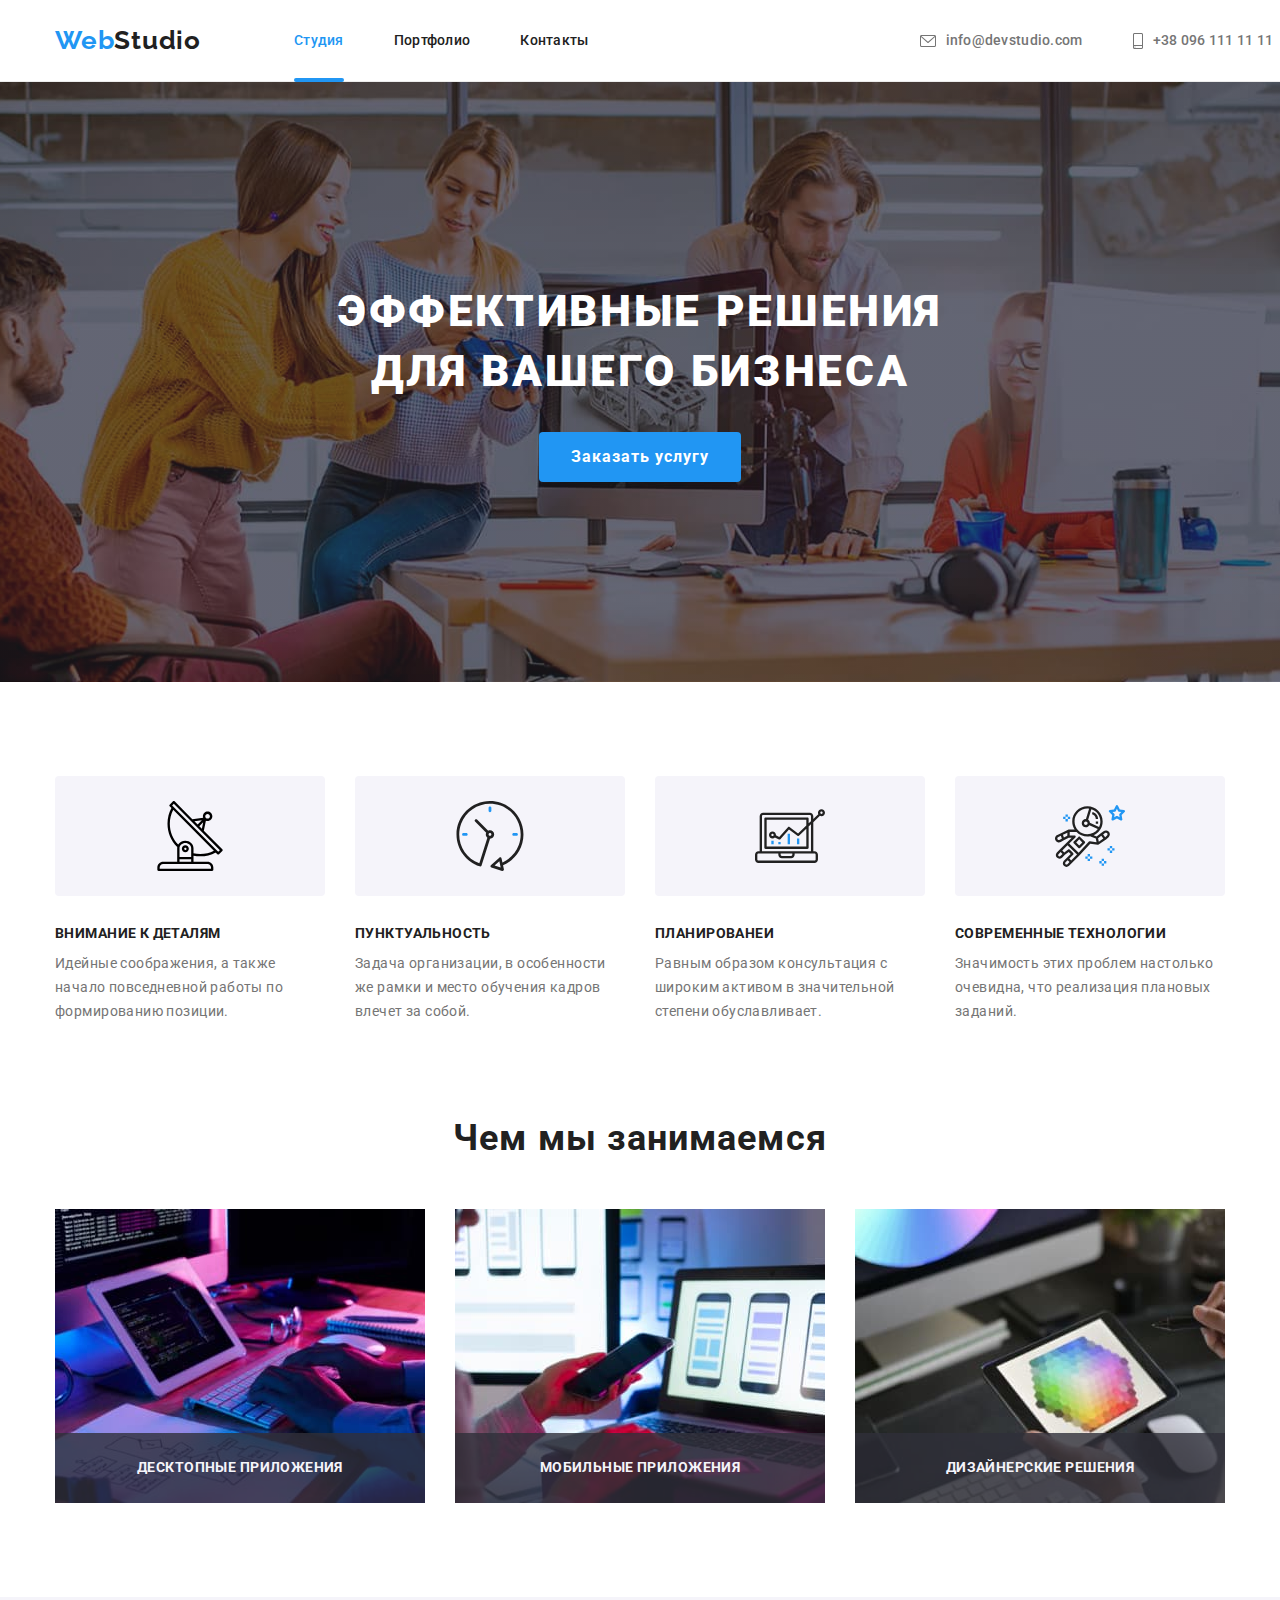
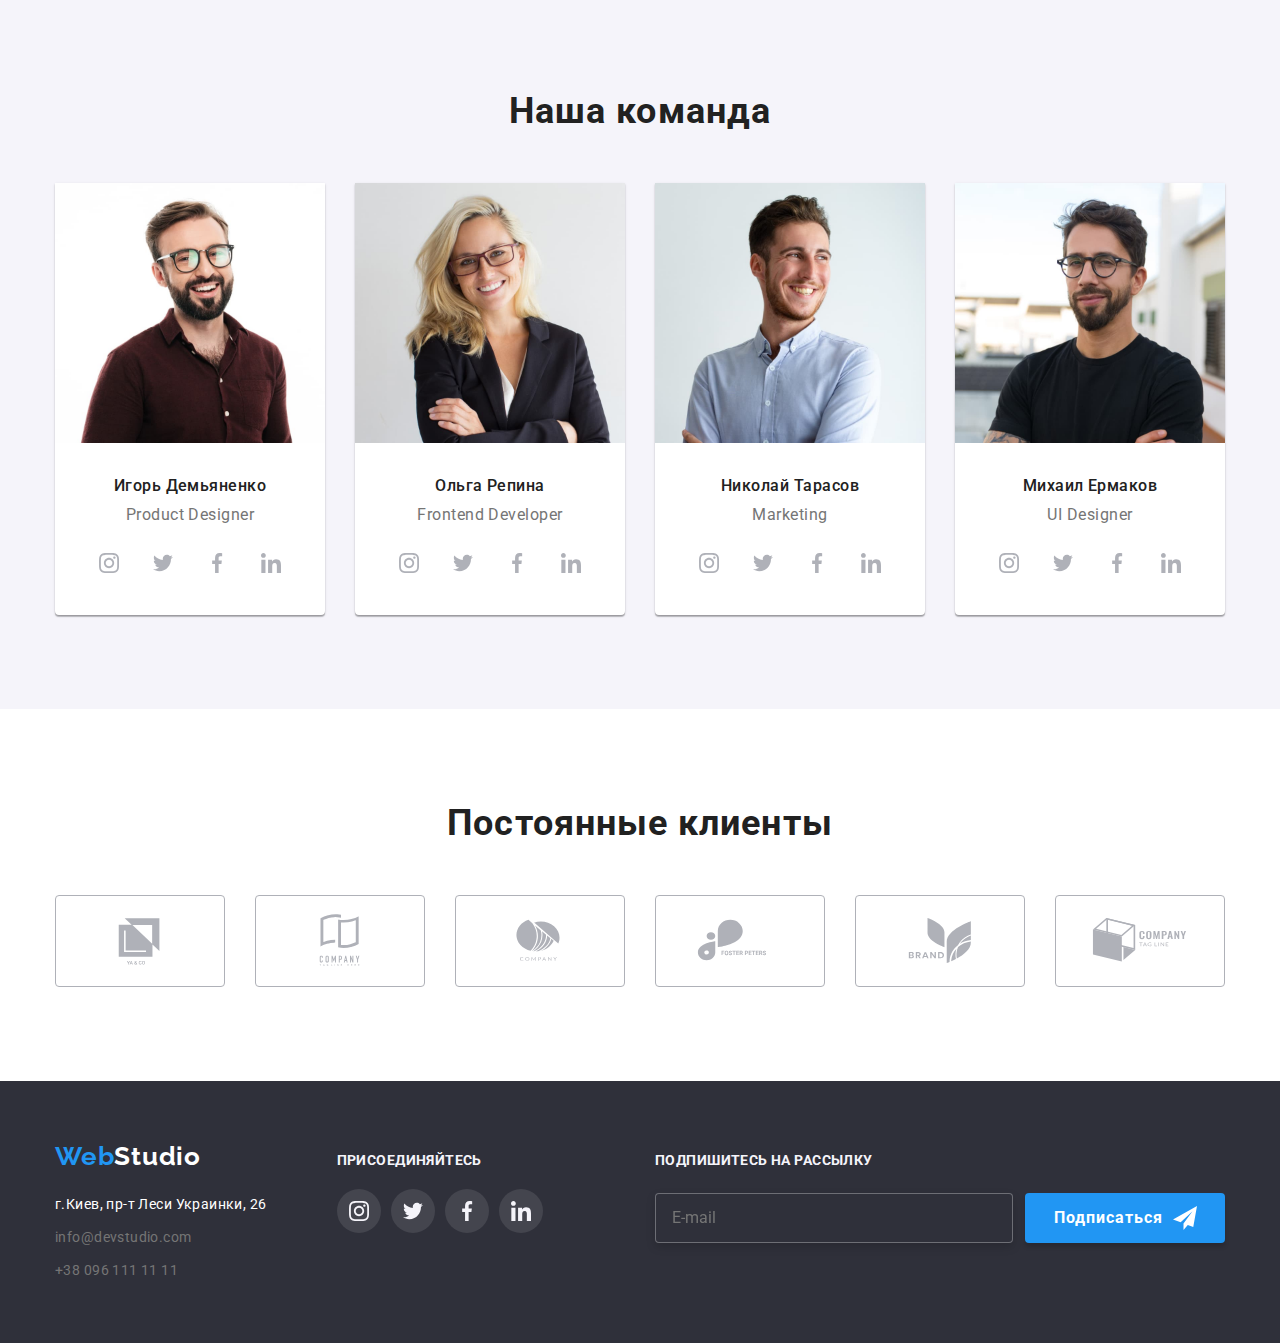
<file: index.html>
<!DOCTYPE html>
<html lang="en">

<head>
    <meta charset="UTF-8">
    <meta http-equiv="X-UA-Compatible" content="IE=edge">
    <meta name="viewport" content="width=device-width, initial-scale=1.0">
    <title>Document</title>
    <link rel="preconnect" href="https://fonts.googleapis.com">
    <link rel="preconnect" href="https://fonts.gstatic.com" crossorigin>
    <link href="https://fonts.googleapis.com/css2?family=Raleway:wght@700&family=Roboto:wght@400;500;700;900&display=swap"
        rel="stylesheet">
    <link rel="stylesheet" href=" https://cdnjs.cloudflare.com/ajax/libs/modern-normalize/1.1.0/modern-normalize.min.css">
    <link rel="stylesheet" href="./css/main.min.css">
</head>

<body class="body-list">
    <header class="header-list">
        <div class="container nav">
        <a href="index.html" class="logo"><span class="acent-logo">Web</span>Studio</a>
        <nav class="nav-page">
            <ul class="site-nav">
                <li class="nav-page__item"><a class="nav-page__link nav-page__link--current" href="index.html">Студия</a></li>
                <li class="nav-page__item"><a class="nav-page__link " href="./portfolio.html">Портфолио</a>
                </li>
                <li class="nav-page__item"><a class="nav-page__link" href="#">Контакты</a></li>
            </ul>
        </nav>
       
        <ul class="auth-nav">
           <li class="auth-nav__item"><a class="auth-nav__link" href="mailto:info@devstudio.com">
                <svg class="auth-nav__icon" width="16" height="12" viewBox="0 0 16 12" xmlns="http://www.w3.org/2000/svg">
                <path 
                    d="M14.5 0H1.50001C0.672854 0 0 0.672853 0 1.50001V10.5C0 11.3271 0.672854 12 1.50001 12H14.5C15.3271 12 16 11.3271 16 10.5V1.50001C16 0.672853 15.3271 0 14.5 0ZM14.5 0.999994C14.5679 0.999994 14.6325 1.01409 14.6916 1.0387L8 6.83838L1.30833 1.0387C1.36742 1.01412 1.43204 0.999994 1.49998 0.999994H14.5ZM14.5 11H1.50001C1.22414 11 0.999996 10.7759 0.999996 10.5V2.09521L7.67236 7.87792C7.76661 7.95944 7.8833 7.99999 8 7.99999C8.1167 7.99999 8.23339 7.95948 8.32764 7.87792L15 2.09521V10.5C15 10.7759 14.7759 11 14.5 11Z"
                     />
            </svg>info@devstudio.com</a>
              </li>

            <li class="auth-nav__item"><a class="auth-nav__link" href="tel:380961111111">
                <svg class="auth-nav__icon" width="10" height="16" viewBox="0 0 10 16"  xmlns="http://www.w3.org/2000/svg">
                <path
                    d="M8.5 0H1.5C0.672848 0 0 0.672848 0 1.5V14.5C0 15.3272 0.672848 16 1.5 16H8.5C9.32715 16 10 15.3272 10 14.5V1.5C10 0.672848 9.32715 0 8.5 0ZM1.5 1H8.5C8.77588 1 9 1.22412 9 1.5V12H1V1.5C1 1.22412 1.22412 1 1.5 1ZM8.5 15H1.5C1.22412 15 1 14.7759 1 14.5V13H9V14.5C9 14.7759 8.77588 15 8.5 15Z"
                    />
                <path
                    d="M2.35355 13.7389C2.54882 13.9213 2.54882 14.2169 2.35355 14.3992C2.15828 14.5816 1.84172 14.5816 1.64645 14.3992C1.45118 14.2169 1.45118 13.9213 1.64645 13.7389C1.84172 13.5566 2.15828 13.5566 2.35355 13.7389Z"
                    />
            </svg>+38 096 111 11 11</a></li>
        </ul>
        </div>
    </header>
    <main>

        <section class="hero">
           
                
            <div class="container">
            <h1 class="hero__text">Эффективные решения <br> для вашего бизнеса</h1>
            <button type="button" class="hero__btn" data-modal-open>Заказать услугу</button>
            
            </div>
            

        </section>

        <section class="section benefits">
            <div class="container benefits">
            <h2 class="text-visually-hidden"> Наши приемущества</h2>
            <ul class="list-benefits">
                <li class="list-benefits__items">
                    <div class="icon-benefits">
                        <svg width="70" height="70">
                         <use class="icon" href="./images/symbol-defs.svg#icon-antenna"></use>
                        </svg>
                    </div>
                    <h3 class="list-benefits__subject">ВНИМАНИЕ К ДЕТАЛЯМ</h3>
                    <p class="list-benefits__subtitle">Идейные соображения, а также начало повседневной работы по формированию позиции.
                    </p>
                </li>
                <li class="list-benefits__items">
                    <div class="icon-benefits">
                        <svg width="70" height="70">
                            <use class="icon" href="./images/symbol-defs.svg#icon-clock"></use>
                        </svg>
                    </div>
                   <h3 class="list-benefits__subject">ПУНКТУАЛЬНОСТЬ</h3>
                    <p class="list-benefits__subtitle">Задача организации, в особенности же рамки и место обучения кадров влечет за
                        собой.</p>
                </li>
                <li class="list-benefits__items">
                    <div class="icon-benefits">
                        <svg width="70" height="70">
                            <use class="icon" href="./images/symbol-defs.svg#icon-diagram"></use>
                        </svg>
                    </div>
                    <h3 class="list-benefits__subject">ПЛАНИРОВАНЕИ</h3>
                    <p class="list-benefits__subtitle">Равным образом консультация с широким активом в значительной степени
                        обуславливает. </p>
                </li>
                <li class="list-benefits__items">
                    <div class="icon-benefits">
                        <svg width="70" height="70">
                            <use class="icon" href="./images/symbol-defs.svg#icon-astronaut"></use>
                        </svg>
                    </div>
                    <h3 class="list-benefits__subject">СОВРЕМЕННЫЕ ТЕХНОЛОГИИ</h3>
                    <p class="list-benefits__subtitle">Значимость этих проблем настолько очевидна, что реализация плановых заданий.
                    </p>
                </li>
            </ul>
            </div>
        </section>
        <section class="section paint">
            <div class="container">
            <h2 class="text-section">Чем мы занимаемся</h2>
            <ul class="list-img">
                <li class="list-img__items"><img class="list-img__img" src="./image/img1.jpg"alt=" клавиатура , руки , планшет , монитор,ручка ,тетрадь,комьютерная мышь , лист "width="370"><p class="list-img__over">Десктопные приложения</p> </li>
                <li class="list-img__items"><img class="list-img__img" src="./image/img2.jpg" alt=" , руки , телефон, " width="370"> <p class="list-img__over">Мобильные приложения</p></li>
                <li class="list-img__items"><img class="list-img__img" src="./image/img3.jpg" alt=" мышь, планшет с палитрой  , руки , телефон" width="370"><p class="list-img__over">Дизайнерские решения</p></li>
            </ul>
            </div>
           
        </section>



        <section class="section background">
            
            <div class="container">
            <h2 class="text-section">Наша команда</h2>
            <ul class="list-team list-team--display">
                <li class="list-team__items">
                    <img src="./image/img4.jpg" alt="avatar" width="270">
                    <div class="card-team">
                    <h3 class="card-team__name">Игорь Демьяненко</h3>
                    <p class="card-team__descripion">Product Designer</p>
                    <ul class="socials-team">
                        <li class="social-team__link">
                            <a class="social-team__item" href="" target="_blank" rel="noopener noreferrer">
                                <svg class="social-icon" width="20" height="20">
                                    <use href="./images/symbol-defs.svg#icon-instagram"></use>
                                </svg>
                            </a>
                        </li>
                       <li class="social-team__link">
                           <a class="social-team__item"  href="" target="_blank" rel="noopener noreferrer">
                            <svg class="social-icon" width="20" height="20">
                                <use href="./images/symbol-defs.svg#icon-twitter"></use>
                            </svg>   
                           </a>
                       </li>
                    <li class="social-team__link">
                        <a class="social-team__item" href="" target="_blank" rel="noopener noreferrer">
                            <svg class="social-icon" width="20" height="20">
                                <use href="./images/symbol-defs.svg#icon-facebook"></use>
                            </svg>
                        </a>
                    </li>
                    <li class="social-team__link">
                        <a class="social-team__item" href="" target="_blank" rel="noopener noreferrer">
                            <svg class="social-icon" width="20" height="20">
                                <use href="./images/symbol-defs.svg#icon-linkedin">
                    
                                </use>
                            </svg>
                        </a>
                    </li>
                    </ul>
                    </div>
                   
                </li>
                <li class="list-team__items">
                    <img src="./image/img5.jpg" alt="avatar" width="270">
                    <div class="card-team">
                    <h3 class="card-team__name">Ольга Репина</h3>
                    <p class="card-team__descripion">Frontend Developer</p>
                    <ul class="socials-team">
                        <li class="social-team__link">
                            <a class="social-team__item" href="" target="_blank" rel="noopener noreferrer">
                                <svg class="social-icon" width="20" height="20">
                                    <use href="./images/symbol-defs.svg#icon-instagram"></use>
                                </svg>
                            </a>
                        </li>
                        <li class="social-team__link">
                            <a class="social-team__item" href="" target="_blank" rel="noopener noreferrer">
                                <svg class="social-icon" width="20" height="20">
                                    <use href="./images/symbol-defs.svg#icon-twitter"></use>
                                </svg>
                            </a>
                        </li>
                        <li class="social-team__link">
                            <a class="social-team__item" href="" target="_blank" rel="noopener noreferrer">
                                <svg class="social-icon" width="20" height="20">
                                    <use href="./images/symbol-defs.svg#icon-facebook"></use>
                                </svg>
                            </a>
                        </li>
                        <li class="social-team__link">
                            <a class="social-team__item" href="" target="_blank" rel="noopener noreferrer">
                                <svg class="social-icon" width="20" height="20">
                                    <use href="./images/symbol-defs.svg#icon-linkedin">
                    
                                    </use>
                                </svg>
                            </a>
                        </li>
                    </ul>
                    </div>
                </li>
                <li class="list-team__items">
                    <img src="./image/img6.jpg" alt="avatar" width="270">
                    <div class="card-team">
                    <h3 class="card-team__name">Николай Тарасов</h3>
                    <p class="card-team__descripion">Marketing</p>
                    <ul class="socials-team">
                        <li class="social-team__link">
                            <a class="social-team__item" href="" target="_blank" rel="noopener noreferrer">
                                <svg class="social-icon" width="20" height="20">
                                    <use href="./images/symbol-defs.svg#icon-instagram"></use>
                                </svg>
                            </a>
                        </li>
                        <li class="social-team__link">
                            <a class="social-team__item" href="" target="_blank" rel="noopener noreferrer">
                                <svg class="social-icon" width="20" height="20">
                                    <use href="./images/symbol-defs.svg#icon-twitter"></use>
                                </svg>
                            </a>
                        </li>
                        <li class="social-team__link">
                            <a class="social-team__item" href="" target="_blank" rel="noopener noreferrer">
                                <svg class="social-icon" width="20" height="20">
                                    <use href="./images/symbol-defs.svg#icon-facebook"></use>
                                </svg>
                            </a>
                        </li>
                        <li class="social-team__link">
                            <a class="social-team__item" href="" target="_blank" rel="noopener noreferrer">
                                <svg class="social-icon" width="20" height="20">
                                    <use href="./images/symbol-defs.svg#icon-linkedin">
                    
                                    </use>
                                </svg>
                            </a>
                        </li>
                    </ul>
                    </div>
                </li>
                <li class="list-team__items">
                    <img src="./image/img7.jpg" alt="avatar" width="270">
                    <div class="card-team">
                    <h3 class="card-team__name">Михаил Ермаков</h3>
                    <p class="card-team__descripion">UI Designer</p>
                    <ul class="socials-team">
                        <li class="social-team__link">
                            <a class="social-team__item" href="" target="_blank" rel="noopener noreferrer">
                                <svg class="social-icon" width="20" height="20">
                                    <use href="./images/symbol-defs.svg#icon-instagram"></use>
                                </svg>
                            </a>
                        </li>
                        <li class="social-team__link">
                            <a class="social-team__item" href="" target="_blank" rel="noopener noreferrer">
                                <svg class="social-icon" width="20" height="20">
                                    <use href="./images/symbol-defs.svg#icon-twitter"></use>
                                </svg>
                            </a>
                        </li>
                        <li class="social-team__link">
                            <a class="social-team__item" href="" target="_blank" rel="noopener noreferrer">
                                <svg class="social-icon" width="20" height="20">
                                    <use href="./images/symbol-defs.svg#icon-facebook"></use>
                                </svg>
                            </a>
                        </li>
                        <li class="social-team__link">
                            <a class="social-team__item" href="" target="_blank" rel="noopener noreferrer">
                                <svg class="social-icon" width="20" height="20">
                                    <use href="./images/symbol-defs.svg#icon-linkedin">
                    
                                    </use>
                                </svg>
                            </a>
                        </li>
                    </ul>
                    </div>
                </li>
            </ul>
            </div>
        </section>
        <section class="section">
         <div class="container rot">
         <h2 class="text-section">Постоянные клиенты</h2>
         <ul class="list-clients list-clients--display">
         <li class="list-clients__item">
             <a class="list-clients__link" href="company">
              <svg class="icon" width="106" height="60"> 
                 <use  href="./images/symbol-defs.svg#icon-Logo1"></use>
             </svg>
            </a>
         </li>
         <li class="list-clients__item">
             <a class="list-clients__link"  href="company">
                 <svg width="106" height="60">
                     <use href="./images/symbol-defs.svg#icon-Logo2"></use>
                 </svg>
                 </a>
         </li>
         <li class="list-clients__item"><a class="list-clients__link" href="company">
             <svg width="106" height="60">
                 <use href="./images/symbol-defs.svg#icon-Logo3"></use>
             </svg>
         </a></li>
         <li class="list-clients__item"><a class="list-clients__link" href="company">
             <svg width="106" height="60">
                 <use href="./images/symbol-defs.svg#icon-Logo4"></use>
             </svg>
         </a></li>
         <li class="list-clients__item"><a class="list-clients__link" href="company">
             <svg width="106" height="60">
                 <use href="./images/symbol-defs.svg#icon-Logo5"></use>
             </svg>
         </a></li>
         <li class="list-clients__item"><a class="list-clients__link" href="company">
             <svg width="106" height="60">
                 <use href="./images/symbol-defs.svg#icon-Logo6"></use>
             </svg>
         </a></li>
        </ul>
        </div>
        </section>
    </main>
    <footer class="footer">
        <div class="container fot ">
            <div class="search">
            <a href="index.html" class="logo logo-footer"><span class="acent-logo">Web</span>Studio</a>
            <address class="address">
                
                <ul class="footer-list">
                    <li class="link-footer map"> <a class="contact"
                            href="https://www.google.com/maps/place/%D0%B1%D1%83%D0%BB%D1%8C%D0%B2%D0%B0%D1%80+%D0%9B%D0%B5%D1%81%D1%96+%D0%A3%D0%BA%D1%80%D0%B0%D1%97%D0%BD%D0%BA%D0%B8,+26,+%D0%9A%D0%B8%D1%97%D0%B2,+02000/@50.4265807,30.5361971,17z/data=!3m1!4b1!4m5!3m4!1s0x40d4cf0e033ecbe9:0x57a4dffefec77da0!8m2!3d50.4265807!4d30.5383858"><span>г.Киев,
                                пр-т Леси Украинки, 26</span></a></li>
                    <li class="link-footer"><a class="contact" href="mailto:info@devstudio.com">info@devstudio.com</a>
                    </li>
                    <li class="link-footer"><a class="contact" href="tel:380961111111">+38 096 111 11 11</a></li>
                </ul>
            </address>
            </div>
            <div class="footer-ico">
                <h2 class="folow">Присоединяйтесь</h2>
                <ul class="list-icon ">
            
                    <li class="follow-item">
                        <a class="follow-link" href="" target="_blank" rel="noopener noreferrer">
                            <svg class="footer-icon" width="20" height="20">
                                <use href="./images/symbol-defs.svg#icon-instagram">
            
                                </use>
                            </svg>
                        </a>
                    </li>
                    <li class="follow-item">
                        <a class="follow-link" href="" target="_blank" rel="noopener noreferrer">
                            <svg class="footer-icon" width="20" height="20">
                                <use href="./images/symbol-defs.svg#icon-twitter">
            
                                </use>
                            </svg>
                        </a>
                    </li>
                    <li class="follow-item">
                        <a class="follow-link" href="" target="_blank" rel="noopener noreferrer">
                            <svg class="footer-icon" width="20" height="20">
                                <use href="./images/symbol-defs.svg#icon-facebook">
            
                                </use>
                            </svg>
                        </a>
                    </li>
                    <li class="follow-item">
                        <a class="follow-link" href="" target="_blank" rel="noopener noreferrer">
                            <svg class="footer-icon" width="20" height="20">
                                <use href="./images/symbol-defs.svg#icon-linkedin">
            
                                </use>
                            </svg>
                        </a>
                    </li>
                </ul>
            </div>
        <div class="subscription">
        
            <p class="text-folow">Подпишитесь на рассылку</p>
            <form class="folow-input-button">
                <input class="text-email" type="email" placeholder="E-mail" required="">
                <button class="button-folow" type="submit"> Подписаться
                    <svg class="icon-send" height="24px" width="24px">
                        <use href="./images/symbol-defs.svg#icon-send"></use>
                    </svg>
                </button>
        
            </form>
        
        </div>
        
    </footer>
    <div class="backdrop  is-hidden" data-modal>
        <div class="modal">
            <form> 
            <h2 class="modal-text">Оставьте свои данные, мы вам перезвоним</h2>
            <div class="form-field">
             <label for="name" class="form-label">Имя</label>
             <input type="name" text="name" id="name" class="form-input" required="">
             <svg width="12" height="12" class="icon input1" >
                <use href="./images/symbol-defs.svg#icon-name"></use>
             </svg>
             </div>
            <div class="form-field">
              <label for="tel"  class="form-label">Телефон</label>
              <input type="tel" name="tel" id="tel" class="form-input" required="">
              <svg width="13" height="13" class="icon input2" >
                <use href="./images/symbol-defs.svg#icon-tel"></use>
              </svg>
             </div>
            <div class="form-field">
                <label for="email"  class="form-label">Почта</label>
                <input type="email" name="email" id="email" class="form-input" required="">
                <svg width="15" height="12" class="icon input3">
                    <use   href="./images/symbol-defs.svg#icon-mail"></use>
                </svg>
            </div>
            <div class="form-field bottom">
                <label for="comment" class="form-label">Коментарий</label>
                <textarea class="commet" name="comment" placeholder="Введите текст" id="coment" rows="10">
                            </textarea>
            </div>
            <label class="radio">
                <input class="visually-hidden chechbox" type="checkbox" required="">
                <svg class="modal-check" width="11" height="8">
                    <use></use>
                </svg>
                <span class="label-checkbox">
                    Соглашаюсь с рассылкой и принимаю
                    <a href class="modal-link">Условия договора</a>
                </span>
            </label>
            <button class="button-modal" type="submit">Отправить</button>
            </form>
            <button class="modal-close" data-modal-close><svg class="icon-close" width="11" height="11">
                    <use href="./images/symbol-defs.svg#icon-close"></use>
                </svg></button>
    </div>
    <script src="./js/modal.js"></script>
</body>

</html>
</file>
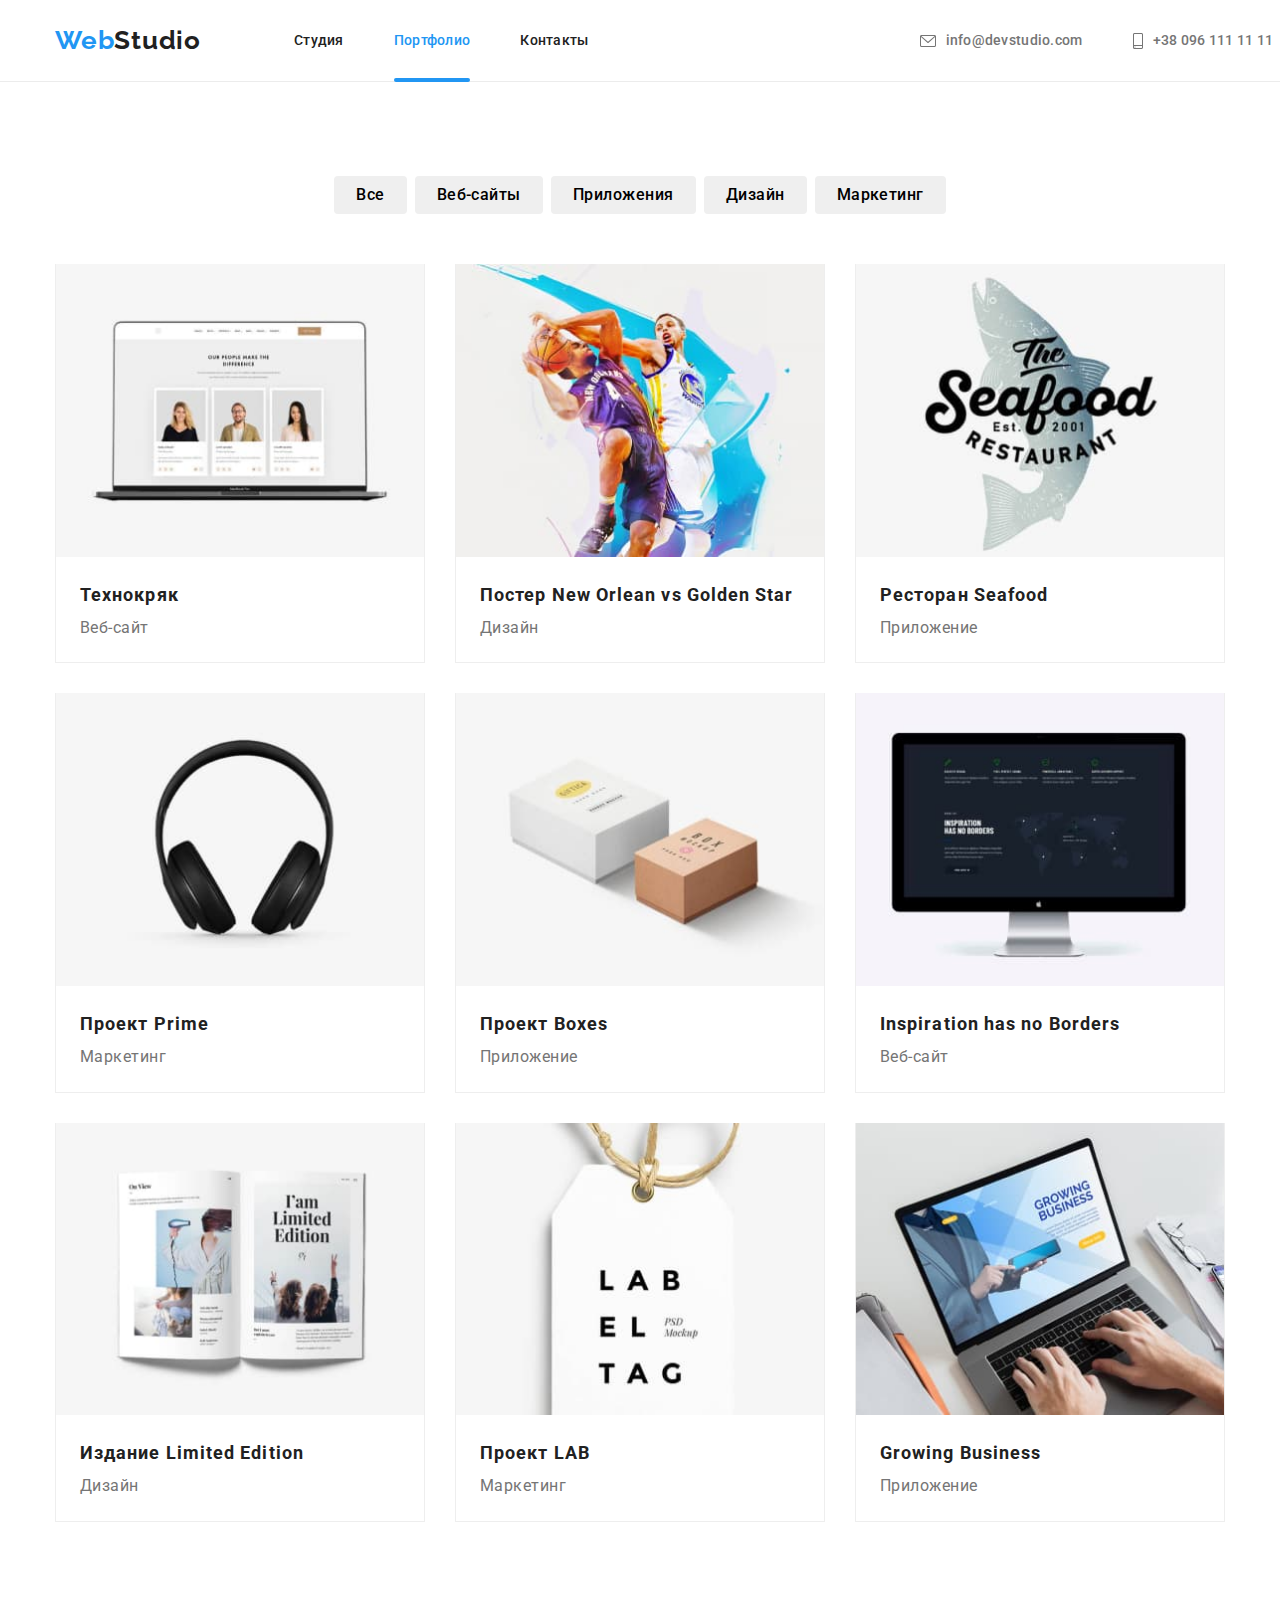
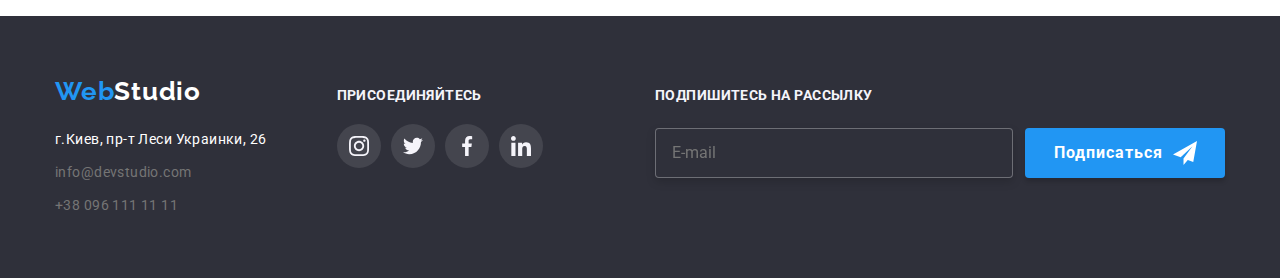
<file: portfolio.html>
<!DOCTYPE html>
<html lang="en">

<head>
    <meta charset="UTF-8">
    <meta http-equiv="X-UA-Compatible" content="IE=edge">
    <meta name="viewport" content="width=device-width, initial-scale=1.0">
    <title>Document</title>

<link rel="preconnect" href="https://fonts.googleapis.com">
<link rel="preconnect" href="https://fonts.gstatic.com" crossorigin>
<link href="https://fonts.googleapis.com/css2?family=Raleway:wght@700&family=Roboto:wght@400;500;700;900&display=swap"
    rel="stylesheet">
<link rel="stylesheet" href=" https://cdnjs.cloudflare.com/ajax/libs/modern-normalize/1.1.0/modern-normalize.min.css">
<link rel="stylesheet" href="./css/main.min.css">
</head>

<body class="body-list">
    <header class="header-list">
        <div class="container nav">
            <a href="index.html" class="logo"><span class="acent-logo">Web</span>Studio</a>
            <nav class="nav-page">
            <ul class="site-nav nav">
                <li class="nav-page__item"><a class="nav-page__link" href="index.html">Студия</a></li>
                <li class="nav-page__item"><a class="nav-page__link nav-page__link--current" href="./portfolio.html">Портфолио</a></li>
                <li class="nav-page__item"><a class="nav-page__link" href="#">Контакты</a></li>
            </ul>
            </nav> 
        <ul class="auth-nav">
            <li class="auth-nav__item"><a class="auth-nav__link" href="mailto:info@devstudio.com">
                    <svg class="auth-nav__icon" width="16" height="12" viewBox="0 0 16 12" xmlns="http://www.w3.org/2000/svg">
                        <path
                            d="M14.5 0H1.50001C0.672854 0 0 0.672853 0 1.50001V10.5C0 11.3271 0.672854 12 1.50001 12H14.5C15.3271 12 16 11.3271 16 10.5V1.50001C16 0.672853 15.3271 0 14.5 0ZM14.5 0.999994C14.5679 0.999994 14.6325 1.01409 14.6916 1.0387L8 6.83838L1.30833 1.0387C1.36742 1.01412 1.43204 0.999994 1.49998 0.999994H14.5ZM14.5 11H1.50001C1.22414 11 0.999996 10.7759 0.999996 10.5V2.09521L7.67236 7.87792C7.76661 7.95944 7.8833 7.99999 8 7.99999C8.1167 7.99999 8.23339 7.95948 8.32764 7.87792L15 2.09521V10.5C15 10.7759 14.7759 11 14.5 11Z" />
                    </svg>info@devstudio.com</a>
            </li>
        
            <li class="auth-nav__item"><a class="auth-nav__link" href="tel:380961111111">
                    <svg class="auth-nav__icon" width="10" height="16" viewBox="0 0 10 16" xmlns="http://www.w3.org/2000/svg">
                        <path
                            d="M8.5 0H1.5C0.672848 0 0 0.672848 0 1.5V14.5C0 15.3272 0.672848 16 1.5 16H8.5C9.32715 16 10 15.3272 10 14.5V1.5C10 0.672848 9.32715 0 8.5 0ZM1.5 1H8.5C8.77588 1 9 1.22412 9 1.5V12H1V1.5C1 1.22412 1.22412 1 1.5 1ZM8.5 15H1.5C1.22412 15 1 14.7759 1 14.5V13H9V14.5C9 14.7759 8.77588 15 8.5 15Z" />
                        <path
                            d="M2.35355 13.7389C2.54882 13.9213 2.54882 14.2169 2.35355 14.3992C2.15828 14.5816 1.84172 14.5816 1.64645 14.3992C1.45118 14.2169 1.45118 13.9213 1.64645 13.7389C1.84172 13.5566 2.15828 13.5566 2.35355 13.7389Z" />
                    </svg>+38 096 111 11 11</a></li>
        </ul>
        </div>
    </header>
    <main class="main">

        <section class="section">
            <div class="container">
            <h1 class="text-visually-hidden">Фильтр</h1>
            <!--Controls buttoms-->
            <ul class="list-btn">
                <li class="list-btn__item"><button class="list-btn__btn" type="button">Все</button></li>
                <li class="list-btn__item"><button class="list-btn__btn" type="button">Веб-сайты</button></li>
                <li class="list-btn__item"><button class="list-btn__btn" type="button">Приложения</button></li>
                <li class="list-btn__item"><button class="list-btn__btn" type="button">Дизайн</button></li>
                <li class="list-btn__item"><button class="list-btn__btn" type="button">Маркетинг</button></li>
            </ul>

            <h2 class="text-visually-hidden">Сортировочное окно</h2>
            <ul class="list-menu">
                <li class="list-menu__item">
                    <a class="list-menu__link" href="" >
                    <div class="action"><img class="action__img" src="./image/computer.jpg" alt="Компьютер" wight="370">
                    <div class="list-menu__overlay">
                        <p class="list-menu__excerpt">
                            Ресурс предлагает комплексные предложения с разным уровнем функционала и сервисов. Все это позволит посетителю
                            получить
                            исчерпывающие сведения <br>о компании или частном лице.
                        </p>
                    </div>
                    
                    </div>
                    
                    <div class="card-meta">
                    <h2 class="card-meta__headline">Технокряк</h2>
                    <p class="card-meta__desc">Веб-сайт</p>
                    </div>
                    </a>
                </li>
                <li class="list-menu__item">
                    <a class="list-menu__link" href="">
                    <div class="action"><img class="action__img" src="./image/poster.jpg" alt="два баскетболиста , мяч " wight="370">
                    <div class="list-menu__overlay">
                        <p class="list-menu__excerpt">
                            Ресурс предлагает комплексные предложения с разным уровнем функционала и сервисов. Все это позволит посетителю
                            получить
                            исчерпывающие сведения <br>о компании или частном лице.
                        </p>
                    </div>
                    </div>
                    <div class="card-meta">
                    <h2 class="card-meta__headline">Постер New Orlean vs Golden Star</h2>
                    <p class="card-meta__desc">Дизайн</p>
                    </div>
                    </a>
                </li>
                <li class="list-menu__item">
                    <a class="list-menu__link" href="">
                    <div class="action"><img class="action__img" src="./image/seafood.jpg" alt="логотип рыба , название ресторана " wight="370">
                    <div class="list-menu__overlay">
                        <p class="list-menu__excerpt">
                            Ресурс предлагает комплексные предложения с разным уровнем функционала и сервисов. Все это позволит посетителю
                            получить
                            исчерпывающие сведения <br>о компании или частном лице.
                        </p>
                    </div>
                    </div>
                    <div class="card-meta">
                    <h2 class="card-meta__headline">Ресторан Seafood</h2>
                    <p class="card-meta__desc">Приложение</p>
                    
                </div>
                </a>
                </li>
                <li class="list-menu__item">
                    <a class="list-menu__link" href="">
                    <div class="action"><img class="action__img" src="./image/4.jpg" alt="наушники" wight="370">
                    <div class="list-menu__overlay">
                        <p class="list-menu__excerpt">
                            Ресурс предлагает комплексные предложения с разным уровнем функционала и сервисов. Все это позволит посетителю
                            получить
                            исчерпывающие сведения <br>о компании или частном лице.
                        </p>
                    </div>
                    </div>
                    
                        <div class="card-meta">
                    <h2 class="card-meta__headline">Проект Prime</h2>
                    <p class="card-meta__desc">Маркетинг</p>
                    </div>
                    </a>
                </li>
                <li class="list-menu__item">
                    <a class="list-menu__link" href="">
                    <div class="action"><img class="action__img" src="./image/5.jpg" alt="коробка белая , коробка коричневая " wight="370">
                    <div class="list-menu__overlay">
                        <p class="list-menu__excerpt">
                            Ресурс предлагает комплексные предложения с разным уровнем функционала и сервисов. Все это позволит посетителю
                            получить
                            исчерпывающие сведения <br>о компании или частном лице.
                        </p>
                    </div>
                    </div>
                    <div class="card-meta">
                    <h2 class="card-meta__headline">Проект Boxes</h2>
                    <p class="card-meta__desc">Приложение </p>
                    </div>
                    </a>
                </li>
                <li class="list-menu__item">
                    <a class="list-menu__link" href="">
                    <div class="action"><img class="action__img" src="./image/6.jpg" alt="монитор" wight="370">
                    <div class="list-menu__overlay">
                        <p class="list-menu__excerpt">
                            Ресурс предлагает комплексные предложения с разным уровнем функционала и сервисов. Все это позволит посетителю
                            получить
                            исчерпывающие сведения <br>о компании или частном лице.
                        </p>
                    </div>
                    </div>
                    <div class="card-meta">
                    <h2 class="card-meta__headline">Inspiration has no Borders</h2>
                    <p class="card-meta__desc">Веб-сайт</p>
                    </div>
                    </a>
                </li>
                <li class="list-menu__item">
                    <a class="list-menu__link" href="">
                    <div class="action"><img class="action__img" src="./image/7.jpg" alt="открытая книга" wight="370">
                    <div class="list-menu__overlay">
                        <p class="list-menu__excerpt">
                            Ресурс предлагает комплексные предложения с разным уровнем функционала и сервисов. Все это позволит посетителю
                            получить
                            исчерпывающие сведения <br>о компании или частном лице.
                        </p>
                    </div>
                     </div>
                        <div class="card-meta">
                    <h2 class="card-meta__headline">Издание Limited Edition</h2>
                    <p class="card-meta__desc">Дизайн</p>
                    </div>
                    </a>
                </li>
                <li class="list-menu__item">
                    <a class="list-menu__link" href="">
                    <div class="action"><img class="action__img" src="./image/8.jpg" alt="бирка" wight="370">
                    <div class="list-menu__overlay">
                        <p class="list-menu__excerpt">
                            Ресурс предлагает комплексные предложения с разным уровнем функционала и сервисов. Все это позволит посетителю
                            получить
                            исчерпывающие сведения <br>о компании или частном лице.
                        </p>
                    </div>
                    </div>
                        <div class="card-meta">
                    <h2 class="card-meta__headline">Проект LAB</h2>
                    <p class="card-meta__desc">Маркетинг</p>
                    </div>
                    </a>
                </li>
                <li class="list-menu__item">
                    <a class="list-menu__link" href="">
                    <div class="action"><img class="action__img" src="./image/9.jpg" alt="ноутбук" wight="370">
                <div class="list-menu__overlay">
                    <p class="list-menu__excerpt">
                        Ресурс предлагает комплексные предложения с разным уровнем функционала и сервисов. Все это позволит посетителю
                        получить
                        исчерпывающие сведения <br>о компании или частном лице.
                    </p>
                </div>
                </div>
                        <div class="card-meta">
                    <h2 class="card-meta__headline">Growing Business</h2>
                    <p class="card-meta__desc">Приложение</p>
                    </div>
                    </a>
                </li>
            </ul>
            </div>
        </section>
    </main>

<footer class="footer">
    <div class="container fot ">
        <div class="search">
            <a href="index.html" class="logo logo-footer"><span class="acent-logo">Web</span>Studio</a>
            <address class="address">

                <ul class="footer-list">
                    <li class="link-footer map"> <a class="contact"
                            href="https://www.google.com/maps/place/%D0%B1%D1%83%D0%BB%D1%8C%D0%B2%D0%B0%D1%80+%D0%9B%D0%B5%D1%81%D1%96+%D0%A3%D0%BA%D1%80%D0%B0%D1%97%D0%BD%D0%BA%D0%B8,+26,+%D0%9A%D0%B8%D1%97%D0%B2,+02000/@50.4265807,30.5361971,17z/data=!3m1!4b1!4m5!3m4!1s0x40d4cf0e033ecbe9:0x57a4dffefec77da0!8m2!3d50.4265807!4d30.5383858"><span>г.Киев,
                                пр-т Леси Украинки, 26</span></a></li>
                    <li class="link-footer"><a class="contact" href="mailto:info@devstudio.com">info@devstudio.com</a>
                    </li>
                    <li class="link-footer"><a class="contact" href="tel:380961111111">+38 096 111 11 11</a></li>
                </ul>
            </address>
        </div>
        <div class="footer-ico">
            <h2 class="folow">Присоединяйтесь</h2>
            <ul class="list-icon ">

                <li class="follow-item">
                    <a class="follow-link" href="" target="_blank" rel="noopener noreferrer">
                        <svg class="footer-icon" width="20" height="20">
                            <use href="./images/symbol-defs.svg#icon-instagram">

                            </use>
                        </svg>
                    </a>
                </li>
                <li class="follow-item">
                    <a class="follow-link" href="" target="_blank" rel="noopener noreferrer">
                        <svg class="footer-icon" width="20" height="20">
                            <use href="./images/symbol-defs.svg#icon-twitter">

                            </use>
                        </svg>
                    </a>
                </li>
                <li class="follow-item">
                    <a class="follow-link" href="" target="_blank" rel="noopener noreferrer">
                        <svg class="footer-icon" width="20" height="20">
                            <use href="./images/symbol-defs.svg#icon-facebook">

                            </use>
                        </svg>
                    </a>
                </li>
                <li class="follow-item">
                    <a class="follow-link" href="" target="_blank" rel="noopener noreferrer">
                        <svg class="footer-icon" width="20" height="20">
                            <use href="./images/symbol-defs.svg#icon-linkedin">

                            </use>
                        </svg>
                    </a>
                </li>
            </ul>
        </div>
        <div class="subscription">
        
            <p class="text-folow">Подпишитесь на рассылку</p>
            <form class="folow-input-button">
                <input class="text-email" type="email" placeholder="E-mail" required="">
                <button class="button-folow" type="submit"> Подписаться
                    <svg class="icon-send" height="24px" width="24px">
                        <use href="./images/symbol-defs.svg#icon-send"></use>
                    </svg>
                </button>
        
            </form>
        
        </div>
    </div>
   
</footer>
</body>

</html>
</file>
<file: css/main.min.css>
:root{--primary-text-color: #212121;--second-text-color: #757575;--focus-hover-active-color: #2196F3;--text-footer-textbtn: #FFFFFF;--fon-footer-h1: #2F303A;--mail-tel: rgba(255, 255, 255, 0.6);--backgroundcolor-team: #F5F4FA}ul{margin:0;padding:0;list-style:none;padding-left:0;margin-top:0;margin-bottom:0}.nav{display:-webkit-box;display:-ms-flexbox;display:flex;-webkit-box-align:center;-ms-flex-align:center;align-items:center}.text-visually-hidden{position:absolute;width:1px;height:1px;margin:-1px;border:0;padding:0;white-space:nowrap;-webkit-clip-path:inset(100%);clip-path:inset(100%);clip:rect(0 0 0 0);overflow:hidden}.section{padding-top:94px;padding-bottom:94px;padding-left:0;padding-right:0}.container{margin:0 auto;padding-left:15px;padding-right:15px;width:1200px}.nav .logo{margin-top:25px;margin-bottom:25px;margin-right:93px}.logo{font-family:"Raleway";font-style:normal;font-weight:700;font-size:26px;line-height:1.2;letter-spacing:.03em;text-decoration:none}.logo .acent-logo{color:var(--focus-hover-active-color)}.logo{color:var(--primary-text-color)}.logo-footer{color:var(--text-footer-textbtn)}.body-list{color:var(--primary-text-color)}.header-list{border-bottom:1px solid #ececec}.site-nav{display:-webkit-box;display:-ms-flexbox;display:flex;margin-top:0;margin-bottom:0;padding-left:0}.nav-page__item{margin-left:50px}.nav-page__item:first-child{margin-left:0}.nav-page__link{display:block;padding-top:32px;padding-bottom:32px;text-decoration:none;color:inherit;position:relative;font-family:"Roboto";font-style:normal;font-weight:500;font-size:14px;line-height:1.14;letter-spacing:.02em;-webkit-transition-property:color;transition-property:color;-webkit-transition-duration:250ms;transition-duration:250ms;-webkit-transition-timing-function:cubic-bezier(0.4, 0, 0.2, 1);transition-timing-function:cubic-bezier(0.4, 0, 0.2, 1)}.nav-page__link--current::after{position:absolute;left:0;bottom:-1px;content:"";display:block;border-radius:2px;width:100%;height:4px;background-color:var(--focus-hover-active-color)}.nav-page__link:hover,.nav-page__link:focus,.nav-page__link--current{color:var(--focus-hover-active-color)}.auth-nav{margin-left:331px;margin-top:0;margin-bottom:0;display:-webkit-box;display:-ms-flexbox;display:flex;padding-left:0}.auth-nav__link{padding-top:24px;padding-bottom:24px;display:-webkit-box;display:-ms-flexbox;display:flex;-webkit-box-align:center;-ms-flex-align:center;align-items:center;color:var(--second-text-color);fill:var(--second-text-color);white-space:nowrap;font-family:"Roboto";font-style:normal;font-weight:500;font-size:14px;line-height:1.14;letter-spacing:.02em;text-decoration:none;-webkit-transition-property:color;transition-property:color;-webkit-transition-duration:250ms;transition-duration:250ms;-webkit-transition-timing-function:cubic-bezier(0.4, 0, 0.2, 1);transition-timing-function:cubic-bezier(0.4, 0, 0.2, 1)}.auth-nav__link:hover,.auth-nav__link:focus{fill:var(--focus-hover-active-color);color:var(--focus-hover-active-color)}.auth-nav__item{margin-left:50px}.auth-nav__item:first-child{margin-left:0}.auth-nav__icon{margin-right:10px}.hero{padding:200px 0;max-width:1600px;margin-left:auto;margin-right:auto;background-image:-webkit-gradient(linear, left top, right top, from(rgba(47, 48, 58, 0.4)), to(rgba(47, 48, 58, 0.4))),url(../image/holst.jpg);background-image:linear-gradient(to right, rgba(47, 48, 58, 0.4), rgba(47, 48, 58, 0.4)),url(../image/holst.jpg);background-position:center;background-size:cover;background-repeat:no-repeat}.hero__text{font-family:"Roboto";font-weight:900;font-size:44px;line-height:1.36;text-align:center;letter-spacing:.06em;text-transform:uppercase;color:var(--text-footer-textbtn);margin-top:0;margin-bottom:30px}.hero__btn{font-family:"Roboto";font-weight:700;font-size:16px;line-height:1.87;display:-webkit-box;display:-ms-flexbox;display:flex;-webkit-box-align:center;-ms-flex-align:center;align-items:center;text-align:center;letter-spacing:.06em;color:var(--text-footer-textbtn);background-color:var(--focus-hover-active-color);margin-left:auto;margin-right:auto;cursor:pointer;border-radius:4px;border:0;padding-top:10px;padding-left:32px;padding-right:32px;padding-bottom:10px}.backdrop{position:fixed;top:0;left:0;width:100%;height:100%;background-color:rgba(0,0,0,.2);-webkit-transition-duration:250ms;transition-duration:250ms;-webkit-transition-timing-function:cubic-bezier(0.4, 0, 0.2, 1);transition-timing-function:cubic-bezier(0.4, 0, 0.2, 1)}.modal{padding:40px;position:absolute;top:50%;left:50%;width:528px;height:581px;-webkit-transform:translate(-50%, -50%);transform:translate(-50%, -50%);background-color:var(--backgroundcolor-team);-webkit-transform:scaleY(1) translate(-50%, -50%);transform:scaleY(1) translate(-50%, -50%);-webkit-transition:opacity 250ms cubic-bezier(0.4, 0, 0.2, 1),-webkit-transform 250ms cubic-bezier(0.4, 0, 0.2, 1);transition:opacity 250ms cubic-bezier(0.4, 0, 0.2, 1),-webkit-transform 250ms cubic-bezier(0.4, 0, 0.2, 1);transition:transform 250ms cubic-bezier(0.4, 0, 0.2, 1),opacity 250ms cubic-bezier(0.4, 0, 0.2, 1);transition:transform 250ms cubic-bezier(0.4, 0, 0.2, 1),opacity 250ms cubic-bezier(0.4, 0, 0.2, 1),-webkit-transform 250ms cubic-bezier(0.4, 0, 0.2, 1);opacity:1}.backdrop.is-hidden.modal{-webkit-transform:scale(1.1) translate(-50%, -50%);transform:scale(1.1) translate(-50%, -50%);-webkit-transition:opacity 250ms cubic-bezier(0.4, 0, 0.2, 1),-webkit-transform 250ms cubic-bezier(0.4, 0, 0.2, 1);transition:opacity 250ms cubic-bezier(0.4, 0, 0.2, 1),-webkit-transform 250ms cubic-bezier(0.4, 0, 0.2, 1);transition:transform 250ms cubic-bezier(0.4, 0, 0.2, 1),opacity 250ms cubic-bezier(0.4, 0, 0.2, 1);transition:transform 250ms cubic-bezier(0.4, 0, 0.2, 1),opacity 250ms cubic-bezier(0.4, 0, 0.2, 1),-webkit-transform 250ms cubic-bezier(0.4, 0, 0.2, 1);opacity:0}.modal-close{position:absolute;top:8px;right:8px;padding:0;border:0;width:30px;height:30px;border-radius:50%;border:1px solid rgba(0,0,0,.1);background-color:var(--backgroundcolor-team);color:none;cursor:pointer}.icon-close{fill:var(--primary-text-color);-webkit-transition-property:color;transition-property:color;-webkit-transition-duration:250ms;transition-duration:250ms;-webkit-transition-timing-function:cubic-bezier(0.4, 0, 0.2, 1);transition-timing-function:cubic-bezier(0.4, 0, 0.2, 1)}.icon-close:hover,.icon-close:focus{fill:var(--focus-hover-active-color)}.backdrop.is-hidden{opacity:0;pointer-events:none;-webkit-transition-duration:250ms;transition-duration:250ms;-webkit-transition-timing-function:cubic-bezier(0.4, 0, 0.2, 1);transition-timing-function:cubic-bezier(0.4, 0, 0.2, 1)}.modal-text{font-family:"Roboto";font-weight:700;font-size:20px;line-height:1.15;letter-spacing:.03em;margin-bottom:12px;margin-top:0}.form-field{margin-bottom:10px;display:-webkit-box;display:-ms-flexbox;display:flex;-webkit-box-orient:vertical;-webkit-box-direction:normal;-ms-flex-direction:column;flex-direction:column;position:relative}.form-field .form-label{margin-bottom:4px;font-family:"Roboto";font-weight:400;font-size:12px;line-height:1.16;letter-spacing:.01em;color:#757575}.form-field .form-input{border:1px solid rgba(33,33,33,.2);border-radius:4px;width:448px;height:40px;padding-left:42px;outline:rgba(0,0,0,0);cursor:pointer;-webkit-transition:250ms cubic-bezier(0.4, 0, 0.2, 1);transition:250ms cubic-bezier(0.4, 0, 0.2, 1)}.form-field .commet{border:1px solid rgba(33,33,33,.2);border-radius:4px;-webkit-transition:250ms cubic-bezier(0.4, 0, 0.2, 1);transition:250ms cubic-bezier(0.4, 0, 0.2, 1)}.form-field textarea{width:448px;height:120px;padding-top:12px;padding-bottom:12px;padding-left:16px;padding-right:16px;resize:none;outline:rgba(0,0,0,0)}.radio{margin-top:20px}.icon.input1{position:absolute;bottom:14px;left:15px;-webkit-transition:250ms cubic-bezier(0.4, 0, 0.2, 1);transition:250ms cubic-bezier(0.4, 0, 0.2, 1)}.icon.input2{position:absolute;bottom:13.74px;left:14.27px;-webkit-transition:250ms cubic-bezier(0.4, 0, 0.2, 1);transition:250ms cubic-bezier(0.4, 0, 0.2, 1)}.icon.input3{position:absolute;bottom:14px;left:13.5px;-webkit-transition:250ms cubic-bezier(0.4, 0, 0.2, 1);transition:250ms cubic-bezier(0.4, 0, 0.2, 1)}.label-checkbox{font-family:"Roboto";font-size:14px;line-height:1.71;letter-spacing:.03em;color:var(--second-text-color)}.modal-link{width:127.734px;height:23.93px;color:var(--focus-hover-active-color);font-family:"Roboto";font-size:14px;line-height:1.71;letter-spacing:.03em}.button-modal{font-family:"Roboto";font-style:normal;font-weight:700;font-size:16px;line-height:1.87;display:-webkit-box;display:-ms-flexbox;display:flex;-webkit-box-align:center;-ms-flex-align:center;align-items:center;text-align:center;letter-spacing:.06em;color:var(--text-footer-textbtn);background-color:var(--focus-hover-active-color);-webkit-box-shadow:0px 4px 4px rgba(0,0,0,.15);box-shadow:0px 4px 4px rgba(0,0,0,.15);border-radius:4px;border:none;cursor:pointer;width:200px;height:50px;padding-top:10px;padding-right:56px;padding-left:55px;padding-bottom:10px;margin-top:30px;margin-left:auto;margin-right:auto}.bottom{margin:0}.text-email{color:var(--backgroundcolor-team)}.commet:hover,.commet:focus{border:1px solid var(--focus-hover-active-color)}.form-input:hover+.icon,.form-input:focus+.icon{fill:var(--focus-hover-active-color)}.form-input:hover,.form-input:focus{border:1px solid var(--focus-hover-active-color)}.form-field:hover .icon,.form-field:focus .icon{fill:var(--focus-hover-active-color)}.radio{display:-webkit-box;display:-ms-flexbox;display:flex;-webkit-box-align:center;-ms-flex-align:center;align-items:center}.visually-hidden{-webkit-appearance:none;-moz-appearance:none;appearance:none;position:absolute}.modal-check{margin-right:8.38px;width:16px;height:15px;border:2px solid var(--primary-text-color);border-radius:4px}.chechbox:checked+.modal-check{border-color:var(--focus-hover-active-color);background-color:var(--focus-hover-active-color);background-image:url(../image/icon\ check\ \(1\).svg);background-size:contain;background-origin:border-box}.text-section{font-family:"Roboto";font-style:normal;font-weight:700;font-size:36px;line-height:1.16;text-align:center;letter-spacing:.03em;margin-top:0;margin-bottom:50px}.container .list-benefits{display:-webkit-box;display:-ms-flexbox;display:flex}.icon-benefits{background-color:#f5f4fa;border-radius:4px;height:120px;display:-webkit-box;display:-ms-flexbox;display:flex;-webkit-box-align:center;-ms-flex-align:center;align-items:center;-webkit-box-pack:center;-ms-flex-pack:center;justify-content:center;margin-bottom:30px}.list-benefits__items{margin-left:30px}.list-benefits__items:first-child{margin-left:0}.list-benefits__subject{font-family:"Roboto";font-style:normal;font-weight:700;font-size:14px;line-height:1.14;letter-spacing:.03em;text-transform:uppercase;margin-top:0;margin-bottom:10px}.list-benefits__subtitle{font-family:"Roboto";font-style:normal;font-weight:400;font-size:14px;line-height:1.71;letter-spacing:.03em;color:var(--second-text-color);margin-top:0;margin-bottom:0;width:270px}.paint{padding-top:0}.list-img{display:-webkit-box;display:-ms-flexbox;display:flex}.list-img__over{font-family:"Roboto";font-style:normal;font-weight:700;font-size:14px;line-height:1.14;letter-spacing:.03em;text-transform:uppercase;color:var(--backgroundcolor-team);display:-webkit-box;display:-ms-flexbox;display:flex;-webkit-box-align:center;-ms-flex-align:center;align-items:center;position:absolute;bottom:0;width:100%;margin-top:0;margin-bottom:0;-webkit-box-pack:center;-ms-flex-pack:center;justify-content:center;background:rgba(47,48,58,.8);height:70px}.list-img__items{position:relative;margin-left:30px}.list-img__items:first-child{margin-left:0}.list-img__img{display:block;max-width:100%}.background{background-color:var(--backgroundcolor-team)}.list-team--display{display:-webkit-box;display:-ms-flexbox;display:flex}.list-team__items+.list-team__items{margin-left:30px}.list-team__items{-webkit-box-shadow:0px 1px 3px rgba(0,0,0,.12),0px 1px 1px rgba(0,0,0,.14),0px 2px 1px rgba(0,0,0,.2);box-shadow:0px 1px 3px rgba(0,0,0,.12),0px 1px 1px rgba(0,0,0,.14),0px 2px 1px rgba(0,0,0,.2);border-radius:0px 0px 4px 4px;text-align:center;background-color:#fff}.card-team{padding-top:30px;padding-bottom:30px}.card-team__name{margin-top:0;margin-bottom:10px;font-family:"Roboto";font-style:normal;font-weight:500;font-size:16px;line-height:1.18;letter-spacing:.03em}.card-team__descripion{margin-top:0;margin-bottom:16px;font-family:"Roboto";font-size:16px;line-height:1.18;letter-spacing:.03em;color:var(--second-text-color)}.socials-team{display:-webkit-box;display:-ms-flexbox;display:flex;-webkit-box-pack:center;-ms-flex-pack:center;justify-content:center;-webkit-box-align:center;-ms-flex-align:center;align-items:center}.social-team__item{display:-webkit-box;display:-ms-flexbox;display:flex;-webkit-box-align:center;-ms-flex-align:center;align-items:center;-webkit-box-pack:center;-ms-flex-pack:center;justify-content:center;width:44px;height:44px;border-radius:50%;background-color:#fff;fill:#afb1b8;-webkit-transition:fill 250ms cubic-bezier(0.4, 0, 0.2, 1),background-color 250ms cubic-bezier(0.4, 0, 0.2, 1),-webkit-transform 250ms cubic-bezier(0.4, 0, 0.2, 1) 250ms;transition:fill 250ms cubic-bezier(0.4, 0, 0.2, 1),background-color 250ms cubic-bezier(0.4, 0, 0.2, 1),-webkit-transform 250ms cubic-bezier(0.4, 0, 0.2, 1) 250ms;transition:fill 250ms cubic-bezier(0.4, 0, 0.2, 1),background-color 250ms cubic-bezier(0.4, 0, 0.2, 1),transform 250ms cubic-bezier(0.4, 0, 0.2, 1) 250ms;transition:fill 250ms cubic-bezier(0.4, 0, 0.2, 1),background-color 250ms cubic-bezier(0.4, 0, 0.2, 1),transform 250ms cubic-bezier(0.4, 0, 0.2, 1) 250ms,-webkit-transform 250ms cubic-bezier(0.4, 0, 0.2, 1) 250ms}.social-team__item:hover,.social-team__item:focus{fill:var(--backgroundcolor-team);background-color:var(--focus-hover-active-color);-webkit-transform:rotate(360deg);transform:rotate(360deg)}.social-team__link+.social-team__link{margin-left:10px}.list-clients--display{display:-webkit-box;display:-ms-flexbox;display:flex}.list-clients__item{width:170px;height:92px}.list-clients__link{min-height:92px;-webkit-box-pack:center;-ms-flex-pack:center;justify-content:center;display:-webkit-box;display:-ms-flexbox;display:flex;border:1px solid #afb1b8;-webkit-box-align:center;-ms-flex-align:center;align-items:center;border-radius:4px;fill:#afb1b8;-webkit-transition:fill 250ms cubic-bezier(0.4, 0, 0.2, 1),border-color 250ms cubic-bezier(0.4, 0, 0.2, 1);transition:fill 250ms cubic-bezier(0.4, 0, 0.2, 1),border-color 250ms cubic-bezier(0.4, 0, 0.2, 1)}.list-clients__link:hover,.list-clients__link:focus{fill:var(--focus-hover-active-color);border-color:var(--focus-hover-active-color)}.list-clients__item+.list-clients__item{margin-left:30px}.address{margin-top:20px}.footer{padding-top:60px;padding-bottom:60px}.footer-list .link-footer+.link-footer{margin-top:9px}.footer{background-color:var(--fon-footer-h1)}.footer{font-family:"Roboto";font-size:14px;line-height:1.71;letter-spacing:.03em}.link-footer .contact{text-decoration:none}.map :first-child{color:var(--text-footer-textbtn)}.contact{-webkit-transition-duration:250ms;transition-duration:250ms;-webkit-transition-timing-function:cubic-bezier(0.4, 0, 0.2, 1);transition-timing-function:cubic-bezier(0.4, 0, 0.2, 1);color:var(--second-text-color)}.contact:hover,.contact:focus{fill:var(--focus-hover-active-color);color:var(--focus-hover-active-color)}.footer-list{font-style:initial;margin-bottom:0}.footer .map{color:var(--text-footer-textbtn)}.folow{color:var(--backgroundcolor-team);font-size:14px;letter-spacing:.03em;line-height:1.14;font-style:normal;margin-top:0;margin-bottom:20px;text-transform:uppercase}.list-icon{display:-webkit-box;display:-ms-flexbox;display:flex}.follow-link{display:-webkit-box;display:-ms-flexbox;display:flex;-webkit-box-align:center;-ms-flex-align:center;align-items:center;-webkit-box-pack:center;-ms-flex-pack:center;justify-content:center;width:44px;height:44px;border-radius:50%;background:rgba(255,255,255,.1)}.footer-icon{fill:var(--backgroundcolor-team)}.follow-link:hover,.follow-link:focus{background-color:var(--focus-hover-active-color);-webkit-transition-property:background-color;transition-property:background-color;-webkit-transition-duration:250ms;transition-duration:250ms;-webkit-transition-timing-function:cubic-bezier(0.4, 0, 0.2, 1);transition-timing-function:cubic-bezier(0.4, 0, 0.2, 1)}.list-icon .follow-item+.follow-item{margin-left:10px}.fot{display:-webkit-box;display:-ms-flexbox;display:flex;-webkit-box-align:baseline;-ms-flex-align:baseline;align-items:baseline}.footer-ico{margin-left:70px}.text-email{padding-left:16px;padding-top:15px;padding-bottom:15px;font-size:16px;line-height:1.25;-webkit-box-align:center;-ms-flex-align:center;align-items:center;width:358px;height:50px;color:rgba(255,255,255,.6);border:1px solid rgba(255,255,255,.3);-webkit-filter:drop-shadow(0px 4px 4px rgba(0, 0, 0, 0.15));filter:drop-shadow(0px 4px 4px rgba(0, 0, 0, 0.15));border-radius:4px;background-color:var(--fon-footer-h1);cursor:pointer;-webkit-transition:border-color 250ms cubic-bezier(0.4, 0, 0.2, 1);transition:border-color 250ms cubic-bezier(0.4, 0, 0.2, 1)}.text-email:hover,.text-email:focus{border:1px solid var(--focus-hover-active-color);outline:none}.text-folow{color:var(--backgroundcolor-team);margin-top:0;margin-bottom:20px;font-family:"Roboto";font-size:14px;line-height:1.71;letter-spacing:.03em;font-weight:700;text-transform:uppercase}.folow-input-button{display:-webkit-box;display:-ms-flexbox;display:flex}.button-folow{font-family:"Roboto";font-style:normal;font-weight:700;font-size:16px;line-height:1.87;display:-webkit-box;display:-ms-flexbox;display:flex;-webkit-box-align:center;-ms-flex-align:center;align-items:center;text-align:center;letter-spacing:.06em;color:var(--text-footer-textbtn);background-color:var(--focus-hover-active-color);-webkit-box-shadow:0px 4px 4px rgba(0,0,0,.15);box-shadow:0px 4px 4px rgba(0,0,0,.15);border-radius:4px;border:none;cursor:pointer;width:200px;height:50px;margin-left:12px;padding-left:29px;padding-right:28px;padding-top:10px;padding-bottom:10px;-webkit-transition:background-color 250ms cubic-bezier(0.4, 0, 0.2, 1),-webkit-box-shadow 250ms cubic-bezier(0.4, 0, 0.2, 1);transition:background-color 250ms cubic-bezier(0.4, 0, 0.2, 1),-webkit-box-shadow 250ms cubic-bezier(0.4, 0, 0.2, 1);transition:background-color 250ms cubic-bezier(0.4, 0, 0.2, 1),box-shadow 250ms cubic-bezier(0.4, 0, 0.2, 1);transition:background-color 250ms cubic-bezier(0.4, 0, 0.2, 1),box-shadow 250ms cubic-bezier(0.4, 0, 0.2, 1),-webkit-box-shadow 250ms cubic-bezier(0.4, 0, 0.2, 1)}.icon-send{margin-left:10px;width:24px;height:24px}.button-folow:hover,.button-folow:focus{-webkit-box-shadow:2px 5px 5px rgba(0,0,0,.25);box-shadow:2px 5px 5px rgba(0,0,0,.25);background-color:#188ce8}.subscription{margin-left:auto}.list-btn{-webkit-box-pack:center;-ms-flex-pack:center;justify-content:center;display:-webkit-box;display:-ms-flexbox;display:flex;margin-bottom:50px}.list-btn__item{margin-left:8px}.list-btn__item:first-child{margin-left:0}.list-btn__btn{border-radius:4px;padding-top:6px;padding-bottom:6px;padding-left:22px;padding-right:22px;border:0;font-family:"Roboto";font-style:normal;font-weight:500;font-size:16px;line-height:1.62;letter-spacing:.03em;-webkit-transition:color 250ms cubic-bezier(0.4, 0, 0.2, 1),background-color 250ms cubic-bezier(0.4, 0, 0.2, 1),-webkit-box-shadow 250ms cubic-bezier(0.4, 0, 0.2, 1);transition:color 250ms cubic-bezier(0.4, 0, 0.2, 1),background-color 250ms cubic-bezier(0.4, 0, 0.2, 1),-webkit-box-shadow 250ms cubic-bezier(0.4, 0, 0.2, 1);transition:color 250ms cubic-bezier(0.4, 0, 0.2, 1),background-color 250ms cubic-bezier(0.4, 0, 0.2, 1),box-shadow 250ms cubic-bezier(0.4, 0, 0.2, 1);transition:color 250ms cubic-bezier(0.4, 0, 0.2, 1),background-color 250ms cubic-bezier(0.4, 0, 0.2, 1),box-shadow 250ms cubic-bezier(0.4, 0, 0.2, 1),-webkit-box-shadow 250ms cubic-bezier(0.4, 0, 0.2, 1);cursor:pointer}.list-btn__btn:hover,.list-btn__btn:focus{background-color:var(--focus-hover-active-color);color:var(--text-footer-textbtn);-webkit-box-shadow:0px 3px 1px rgba(0,0,0,.1),0px 1px 2px rgba(0,0,0,.08),0px 2px 2px rgba(0,0,0,.12);box-shadow:0px 3px 1px rgba(0,0,0,.1),0px 1px 2px rgba(0,0,0,.08),0px 2px 2px rgba(0,0,0,.12)}.action{position:relative;overflow:hidden}.action__img{height:auto;display:block;max-width:100%}.list-menu__overlay{display:block;font-family:"Roboto";font-size:18px;line-height:1.55;letter-spacing:.03em;content:"";position:absolute;background-color:rgba(33,150,243,.9);color:var(--backgroundcolor-team);padding:63px 23px;bottom:0;right:0;width:100%;height:100%;-webkit-transform:translateY(101%);transform:translateY(101%);-webkit-transition:opacity 250ms cubic-bezier(0.4, 0, 0.2, 1),-webkit-transform 250ms cubic-bezier(0.4, 0, 0.2, 1);transition:opacity 250ms cubic-bezier(0.4, 0, 0.2, 1),-webkit-transform 250ms cubic-bezier(0.4, 0, 0.2, 1);transition:transform 250ms cubic-bezier(0.4, 0, 0.2, 1),opacity 250ms cubic-bezier(0.4, 0, 0.2, 1);transition:transform 250ms cubic-bezier(0.4, 0, 0.2, 1),opacity 250ms cubic-bezier(0.4, 0, 0.2, 1),-webkit-transform 250ms cubic-bezier(0.4, 0, 0.2, 1);opacity:0 cubic-bezier(0.4, 0, 0.2, 1);margin-top:0;margin-bottom:0}.list-menu__link:hover .list-menu__overlay,.list-menu__link:focus .list-menu__overlay{opacity:1;-webkit-transform:translateY(0%);transform:translateY(0%)}.list-menu{display:-webkit-box;display:-ms-flexbox;display:flex;-ms-flex-wrap:wrap;flex-wrap:wrap;padding-left:0;margin-top:0;margin-bottom:94px;margin-bottom:0}.list-menu__item{width:370px;margin-right:30px;margin-bottom:30px}.list-menu__item:nth-child(3n){margin-right:0}.list-menu__item:nth-last-child(-n+3){margin-bottom:0}.list-menu__link:hover,.list-menu__link:focus{-webkit-box-shadow:0px 1px 1px rgba(0,0,0,.12),0px 4px 4px rgba(0,0,0,.06),1px 4px 6px rgba(0,0,0,.16);box-shadow:0px 1px 1px rgba(0,0,0,.12),0px 4px 4px rgba(0,0,0,.06),1px 4px 6px rgba(0,0,0,.16)}.list-menu__link{border-left:1px solid #eee;border-bottom:1px solid #eee;border-right:1px solid #eee;display:block;text-decoration:none;-webkit-transition:-webkit-box-shadow 250ms cubic-bezier(0.4, 0, 0.2, 1);transition:-webkit-box-shadow 250ms cubic-bezier(0.4, 0, 0.2, 1);transition:box-shadow 250ms cubic-bezier(0.4, 0, 0.2, 1);transition:box-shadow 250ms cubic-bezier(0.4, 0, 0.2, 1), -webkit-box-shadow 250ms cubic-bezier(0.4, 0, 0.2, 1)}.card-meta{padding-top:20px;padding-right:24px;padding-bottom:20px;padding-left:24px}.card-meta__headline{font-family:"Roboto";font-style:normal;font-weight:700;font-size:18px;line-height:2;letter-spacing:.06em;color:var(--primary-text-color);margin:0;min-width:-webkit-max-content;min-width:-moz-max-content;min-width:max-content}.card-meta__desc{font-family:"Roboto";font-style:normal;font-weight:400;font-size:16px;line-height:1.87;letter-spacing:.03em;color:var(--second-text-color);margin:0}/*# sourceMappingURL=main.min.css.map */
</file>
